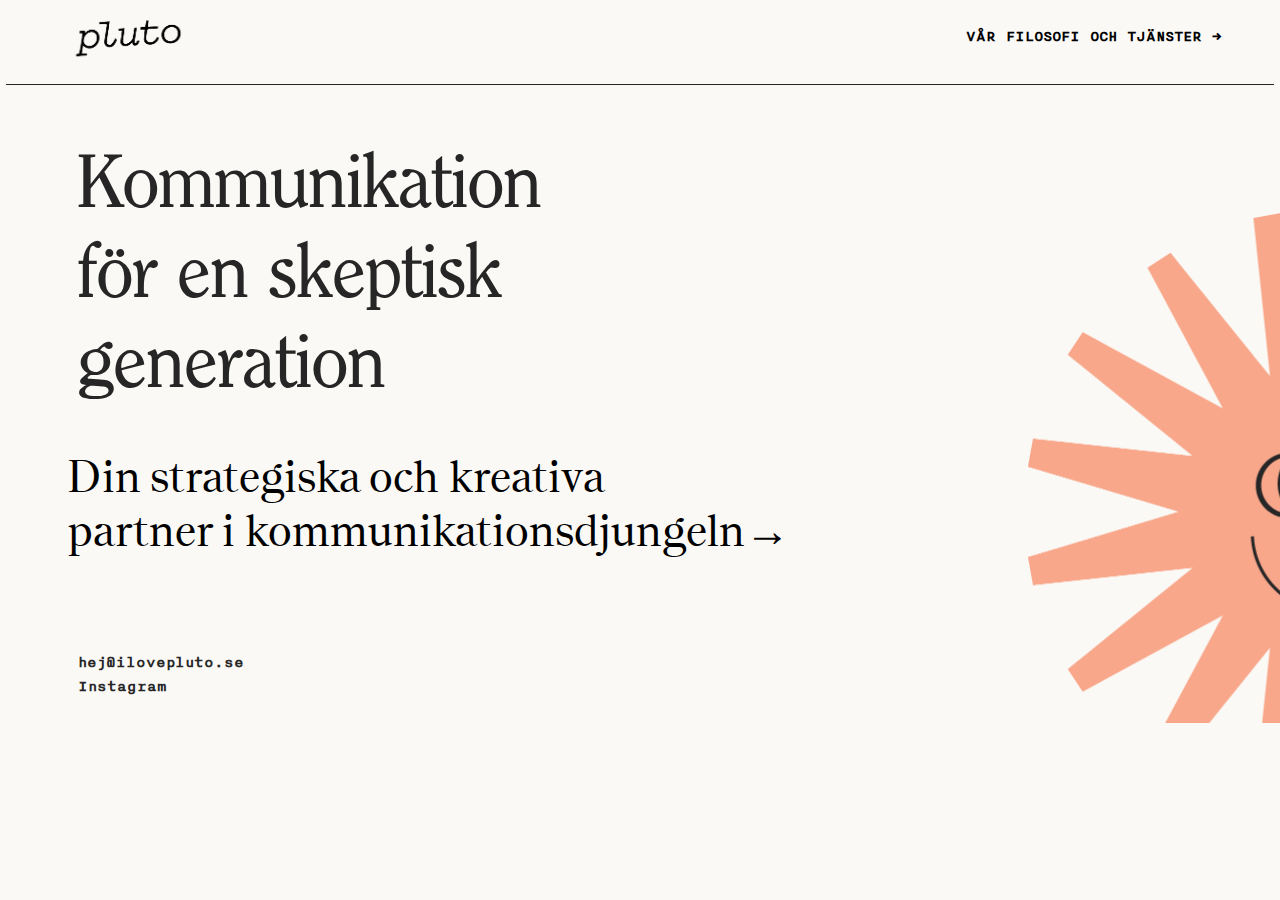
<file: index.html>
<!DOCTYPE html>
<html>
 <head>
 	<link rel="shortcut icon" href="favicon.ico"/>
 	<link href="./pluto-style.css" type="text/css" rel="stylesheet">
 	    <link href="https://fonts.googleapis.com/css?family=Rakkas|Yatra+One&display=swap" rel="stylesheet">
    <title>Pluto</title>
  </head>
<!-- background="sol1.jpg"-->
<body body style="background-color: #FBF9F5">
	<div class="imgbg"><img src="./images/imgbg.png" alt="sol"  WIDTH:600 HEIGHT=598></div>
	<!-- för marginal övanför länk<p></p>-->
	<a href="./pluto-filosofi.html" id="philosophy">VÅR FILOSOFI OCH TJÄNSTER →</a>
	<header>
		<meta charset="utf-8">
		<a href="./pluto.html">
		<IMG class="logo" SRC="./images/logga1.png" ALT="pluto" WIDTH:277 HEIGHT=92>
		</a>
		<p class="logoborder"></p>
	</header>
	<main>
	<div id="introduction">
		<h1>Kommunikation<br> för en skeptisk <br>generation</h1>
		<div class=startlink>
		<a href="./pluto-filosofi.html">
		<h3 class="introlink">Din strategiska och kreativa <br>partner i kommunikationsdjungeln→</p>
		</a>
	</div>
	<div class="image">
		
	</div>
</main>
<footer id="contact">
		<h2 id="contact">hej@ilovepluto.se</h2>
		<h2>Instagram</h2>	
</footer>
</body>
</html>
</file>
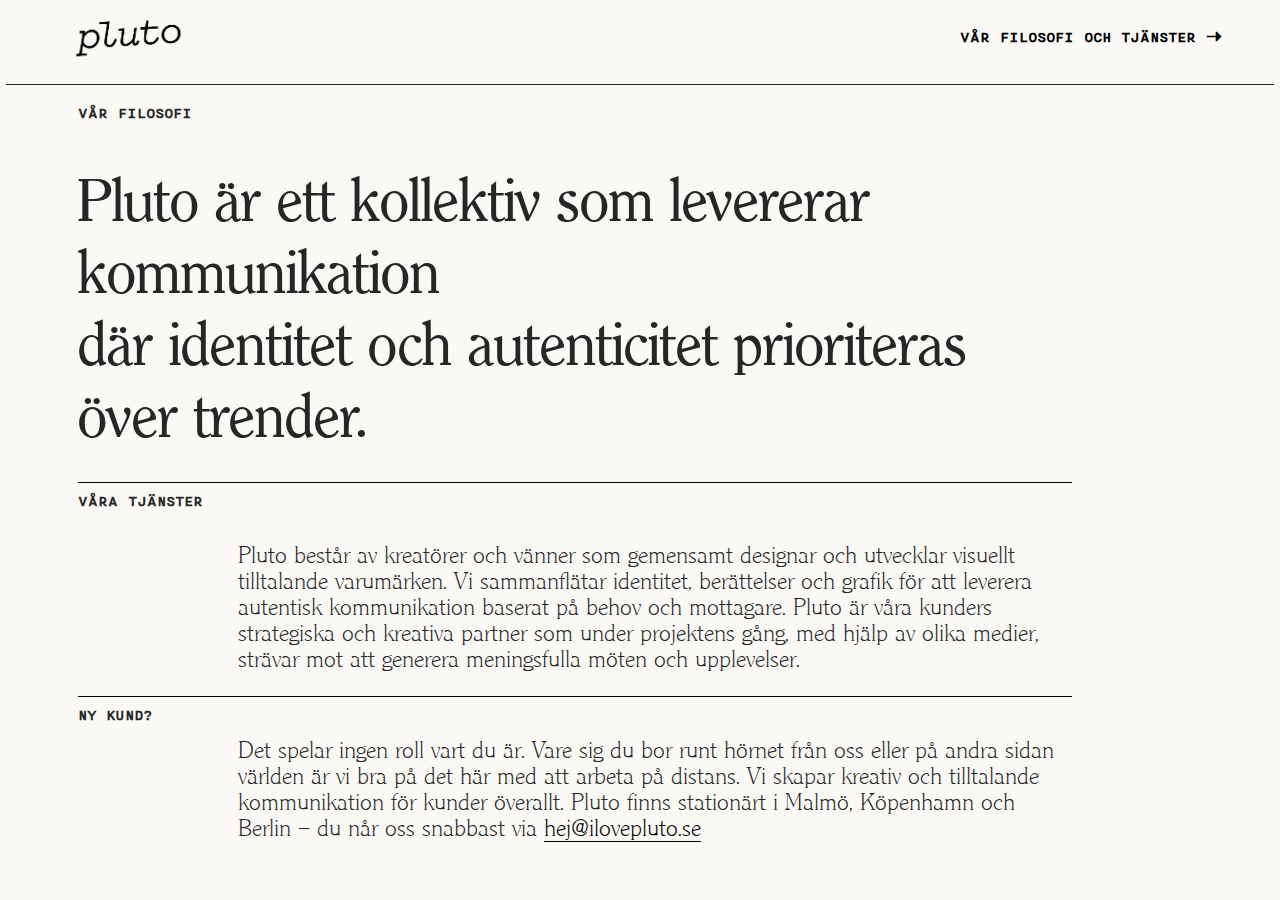
<file: pluto-filosofi.html>
<!DOCTYPE html>
<html>
 <head>
 	<link href="./pluto-style.css" type="text/css" rel="stylesheet">
 </head>
 <body style="background-color: #FBF9F5"> 
	<a href="./pluto-filosofi.html" id="philosophy">VÅR FILOSOFI OCH TJÄNSTER 🠢</a>
	<header>
		<meta charset="utf-8">
				<IMG class="logo" SRC="./images/logga1.png" ALT="pluto" WIDTH:277 HEIGHT=92>
		<p class="logoborder"></p>
	</header>
<h1 id="rubrikinfo">VÅR FILOSOFI</h1>
<p id="underrubrik">Pluto är ett kollektiv som levererar kommunikation<br> där identitet och autenticitet prioriteras över trender.</h2>
<h1 id="rubrikinfo2">VÅRA TJÄNSTER</h1>
<p id="pinfo">Pluto består av kreatörer och vänner som gemensamt designar och utvecklar visuellt
tilltalande varumärken. Vi sammanflätar identitet, berättelser och grafik för att leverera
autentisk kommunikation baserat på behov och mottagare. Pluto är våra kunders
strategiska och kreativa partner som under projektens gång, med hjälp av olika medier,
strävar mot att generera meningsfulla möten och upplevelser.</p>
<h1 id="rubrikinfo3">NY KUND?</h1>
<p id="pinfo">Det spelar ingen roll vart du är. Vare sig du bor runt hörnet från oss eller på andra
sidan världen är vi bra på det här med att arbeta på distans. Vi skapar kreativ och
tilltalande kommunikation för kunder överallt. Pluto finns stationärt i Malmö, Köpenhamn
och Berlin – du når oss snabbast via <a href="mailto: hej@ilovepluto.se" id="mail">hej@ilovepluto.se</a>
</p>
 </body>
 </html>
</file>
<file: pluto-style.css>
body {
	background-color: #F5F1EF;
	color: #262626;
	overflow: hidden;
	height: 100%;
}

@font-face {
	font-family: 'clearfaceITC';
	src: url(ClearfaceITCBQ-Regular.woff);
	font-style: normal;
	font-weight: 100;
}
@font-face {
	font-family: 'roman';
	src: url(ClearlyRomanLight.woff);
	font-style: normal;
	font-weight: 100;
}
@font-face {
	font-family: 'nitti';
	src: url(Nitti-Normal.woff);
	font-style: normal;
	font-weight: 100;
}
@font-face {
	font-family: 'pitch';
	src: url(Pitch-Regular.otf);
	font-style: normal;
	font-weight: 100;
}

@font-face {
	font-family: 'minion';
	src: url(minion-Regular.otf) format('otf');
	font-weight: 100;
	font-style: normal;
}
@font-face {
    font-family: 'nantesregular';
    src: url('nantes-regular-webfont.woff') format('woff'),
         url('nantes-regular-webfont.ttf') format('truetype');
    font-weight: normal;
    font-style: normal;
}

.startlink {
	max-width: 800px;
	width: 750px;
	margin: 0, auto;
}

.imgbg {
	float: right;
	margin-top: 205px;
	margin-left: 1020px;
	display: inline-block;
	width: 510px;
	height: 510px;
	position: absolute;
	overflow: hidden;
}
#mail {
	border-bottom: 1px solid #000;
}
h2#contact {
	margin-top: 100px;
	font-family: nitti;
}

.logo {
	margin-top: -20px;
	margin-left: 22px;
}

.logoborder {
	border-bottom: 1px solid #262626;
	margin-bottom: 20px;
	padding-bottom: 0px;
	margin-left: -2px;
	margin-right: -2px;
}

#philosophy {
	font-family: "nitti";
	font-size: 16px;
	text-align: right;
	font-weight: bold;
	text-decoration: none;
	display: inline-block;
	width: 270px;
	height: 25px;
	float: right;
	margin-top: 20px;
	margin-right: 50px;
}

.introlink {
	width: 800px;
	font-family: nantesregular;
	line-height: 45px;
	max-width: 800px;
	padding-left: 60px;
	font-weight: 100;
	font-size: 45px;
	line-height: 1.2;
	margin-bottom: 40px;
}
#rubrikinfo {
	font-family: "nitti";
	font-size: 16px;
	font-weight: bold;
	margin-top: -0px;

}

#rubrikinfo2 {
	font-family: "nitti";
	font-size: 16px;
	font-weight: bold;
	margin-top: -10px;
}

#underrubrik {
	font-family: "clearfaceITC";
	font-size: 60px;
	border-bottom: 1px solid black;
	margin-bottom: 20px;
	margin-top: -0px;
	margin-right: 200px;
	padding-bottom: 30px;
}

#pinfo {
	font-family: "roman";
	font-size: 24px;
	font-weight: thin;
	margin-top: -10px;
	margin-right: 200px;
	margin-left: 230px;
}

#rubrikinfo3 {
	border-top: 1px solid black;
	border-left-width: 70px;
	border-right-width: 200px;
	margin-top: 20px;
	margin-bottom: 20px;
	padding-top: 10px;
	margin-right: 200px;
	font-family: "nitti";
	font-size: 16px;
	font-weight: bold;
}

h1,
p,
h2 {
	text-align: left;
	margin-left: 70px;
}

h2 {
	font-family: "nitti";
	font-size: 16px;
	font-weight: thin;
	line-height: 10px;
}

p{
	font-family: Garamond;
	font-size: 36px;
	margin-top: 0px;
}

h1 {
	font-family: clearfaceITC;
	font-weight: 100;
	font-size: 75px;
	line-height: 1.2;
	margin-bottom: 40px;
}

a:link {
	color: black;
	text-decoration: none;
}

a:visited {
	color: black;
}

a:hover {
	color: #F9A78B;
}

a:active {
	color: darkgrey;
}
</file>
